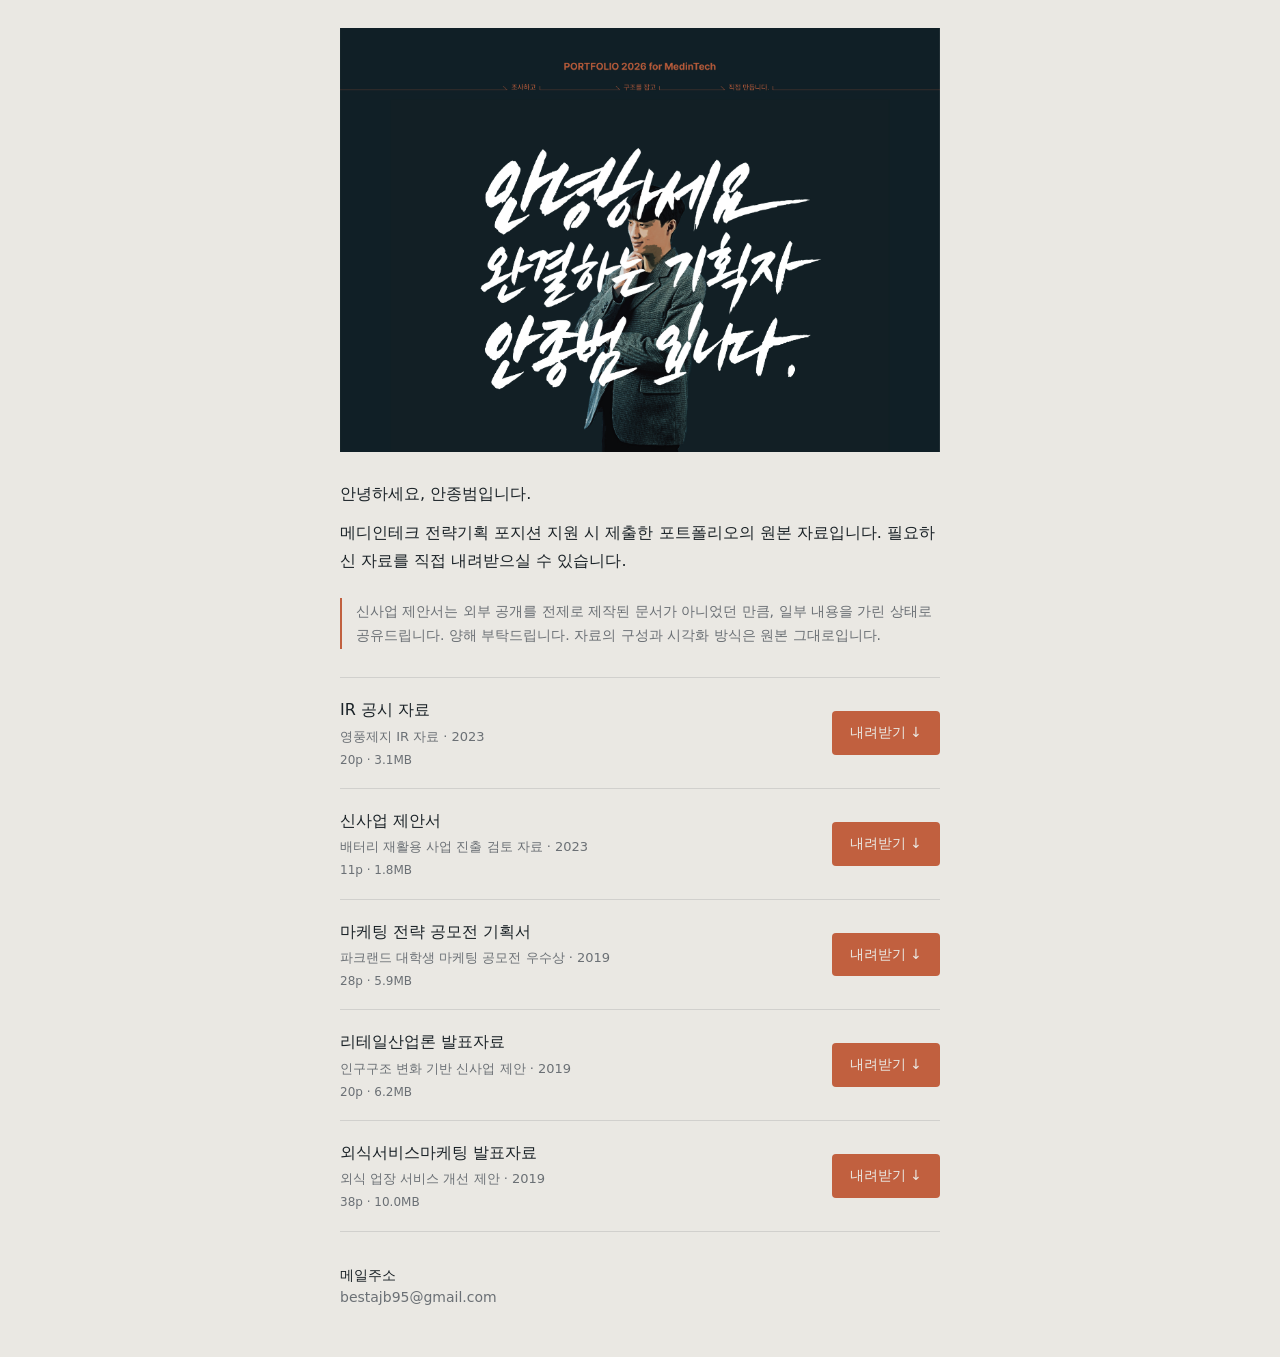
<file: medintech/index.html>
<!DOCTYPE html>
<html lang="ko">
<head>
  <meta charset="UTF-8" />
  <meta name="viewport" content="width=device-width, initial-scale=1.0" />
  <meta name="robots" content="noindex, nofollow" />
  <title>포트폴리오 원본 자료</title>
  <!-- 비공개 전달 페이지: 랜딩 style.css·GTM 추적 미사용 (의도) -->
  <link rel="stylesheet" href="style.css" />
</head>
<body>
  <main>

    <!-- 상단 이미지 (콘텐츠 폭에 맞춰 전체 너비) -->
    <img class="cover" src="/assets/medintech_profile.jpg" alt="" />

    <!-- [헤더] -->
    <div class="head">
      <p class="greet">안녕하세요, 안종범입니다.</p>
      <p>메디인테크 전략기획 포지션 지원 시 제출한 포트폴리오의 원본 자료입니다. 필요하신 자료를 직접 내려받으실 수 있습니다.</p>
    </div>

    <!-- [안내 박스] 2번 파일 마스킹 고지 -->
    <div class="notice">
      <p>신사업 제안서는 외부 공개를 전제로 제작된 문서가 아니었던 만큼, 일부 내용을 가린 상태로 공유드립니다. 양해 부탁드립니다. 자료의 구성과 시각화 방식은 원본 그대로입니다.</p>
    </div>

    <!-- [파일 리스트] 직무적합도순 (최신순 아님) -->
    <div class="files">

      <div class="file">
        <div class="file__body">
          <div class="file__title">IR 공시 자료</div>
          <div class="file__desc">영풍제지 IR 자료 · 2023</div>
          <div class="file__meta">20p · 3.1MB</div>
        </div>
        <a class="file__dl" href="/assets/downloads/medintech_ir.pdf" download="안종범_영풍제지_IR공시.pdf">내려받기 ↓</a>
      </div>

      <div class="file">
        <div class="file__body">
          <div class="file__title">신사업 제안서</div>
          <div class="file__desc">배터리 재활용 사업 진출 검토 자료 · 2023</div>
          <div class="file__meta">11p · 1.8MB</div>
        </div>
        <a class="file__dl" href="/assets/downloads/medintech_proposal.pdf" download="안종범_영풍제지_신사업제안서.pdf">내려받기 ↓</a>
      </div>

      <div class="file">
        <div class="file__body">
          <div class="file__title">마케팅 전략 공모전 기획서</div>
          <div class="file__desc">파크랜드 대학생 마케팅 공모전 우수상 · 2019</div>
          <div class="file__meta">28p · 5.9MB</div>
        </div>
        <a class="file__dl" href="/assets/downloads/medintech_contest.pdf" download="안종범_공모전_파크랜드.pdf">내려받기 ↓</a>
      </div>

      <div class="file">
        <div class="file__body">
          <div class="file__title">리테일산업론 발표자료</div>
          <div class="file__desc">인구구조 변화 기반 신사업 제안 · 2019</div>
          <div class="file__meta">20p · 6.2MB</div>
        </div>
        <a class="file__dl" href="/assets/downloads/medintech_retail.pdf" download="안종범_조별과제_리테일산업론.pdf">내려받기 ↓</a>
      </div>

      <div class="file">
        <div class="file__body">
          <div class="file__title">외식서비스마케팅 발표자료</div>
          <div class="file__desc">외식 업장 서비스 개선 제안 · 2019</div>
          <div class="file__meta">38p · 10.0MB</div>
        </div>
        <a class="file__dl" href="/assets/downloads/medintech_service.pdf" download="안종범_조별과제_외식서비스마케팅.pdf">내려받기 ↓</a>
      </div>

    </div>

    <!-- [푸터] -->
    <div class="foot">
      <div class="name">메일주소</div>
      <div><a href="mailto:bestajb95@gmail.com">bestajb95@gmail.com</a></div>
    </div>

  </main>
</body>
</html>
</file>
<file: medintech/style.css>
/* medintech 비공개 전달 페이지 — 랜딩과 완전히 분리된 독립 스타일.
   03 확정 색 그대로. 그림자·그라디언트·애니메이션·카드·라운드박스 금지. */

:root {
  --bg:      #EAE8E3;  /* 배경 */
  --ink:     #1B2328;  /* 제목·본문 */
  --muted:   #6B7075;  /* 설명·메타 */
  --point:   #C1603F;  /* 버튼·구분선 포인트 */
  --hair:    rgba(27, 35, 40, 0.12); /* 구분선 (#1B2328 12%) */
}

* { box-sizing: border-box; }
html, body { margin: 0; padding: 0; }

body {
  background: var(--bg);
  color: var(--ink);
  font-family: -apple-system, BlinkMacSystemFont, "Segoe UI",
    "Apple SD Gothic Neo", "Malgun Gothic", "맑은 고딕", system-ui, sans-serif;
  font-size: 16px;
  line-height: 1.7;
  -webkit-font-smoothing: antialiased;
}

main {
  max-width: 640px;
  margin: 0 auto;
  padding: 28px 20px 48px;
}

/* 상단 이미지 — 콘텐츠 폭(600px)에 맞춘 고정 크기.
   콘텐츠 영역 = main max-width 640px − 좌우 패딩 40px = 600px.
   모바일에서 화면보다 넓어지지 않게 max-width로만 축소 허용. */
.cover {
  display: block;
  width: 600px;
  max-width: 100%;
  height: auto;
  margin: 0 auto 28px;
}

/* [헤더] */
.head p {
  margin: 0 0 12px;
  font-size: 16px;
}
.head p:last-child { margin-bottom: 0; }
.head .greet { font-weight: 500; }

/* [안내 박스] — 카드가 아닌 좌측 라인 강조의 고지 블록 */
.notice {
  margin: 24px 0 28px;
  padding: 2px 0 2px 14px;
  border-left: 2px solid var(--point);
  color: var(--muted);
  font-size: 14px;
  line-height: 1.7;
}
.notice p { margin: 0; }

/* [파일 리스트] */
.files { border-top: 1px solid var(--hair); }

.file {
  display: flex;
  align-items: center;
  gap: 20px;
  padding: 18px 0;
  border-bottom: 1px solid var(--hair);
}

.file__body { flex: 1 1 auto; min-width: 0; }

.file__title {
  font-size: 16px;
  font-weight: 500;
  color: var(--ink);
}
.file__desc {
  margin-top: 2px;
  font-size: 13px;
  color: var(--muted);
}
.file__meta {
  margin-top: 2px;
  font-size: 12px;
  color: var(--muted);
}

/* 다운로드 버튼 — 버튼만 클릭 가능. 라운드 4px, 호버 시 명도만 변화 */
.file__dl {
  flex: 0 0 auto;
  display: inline-block;
  padding: 10px 18px;
  background: var(--point);
  color: var(--bg);
  font-size: 14px;
  font-weight: 500;
  text-decoration: none;
  border-radius: 4px;
  white-space: nowrap;
}
.file__dl:hover { background: #A9522F; } /* 명도만 소폭 변화 */

/* [푸터] */
.foot {
  margin-top: 32px;
  font-size: 14px;
  color: var(--muted);
  line-height: 1.6;
}
.foot .name { color: var(--ink); }
.foot a { color: var(--muted); text-decoration: none; }

/* 모바일 우선: 세로 스택 + 전체너비 버튼 */
@media (max-width: 520px) {
  .file {
    flex-direction: column;
    align-items: stretch;
    gap: 12px;
  }
  .file__dl {
    width: 100%;
    text-align: center;
  }
}
</file>
